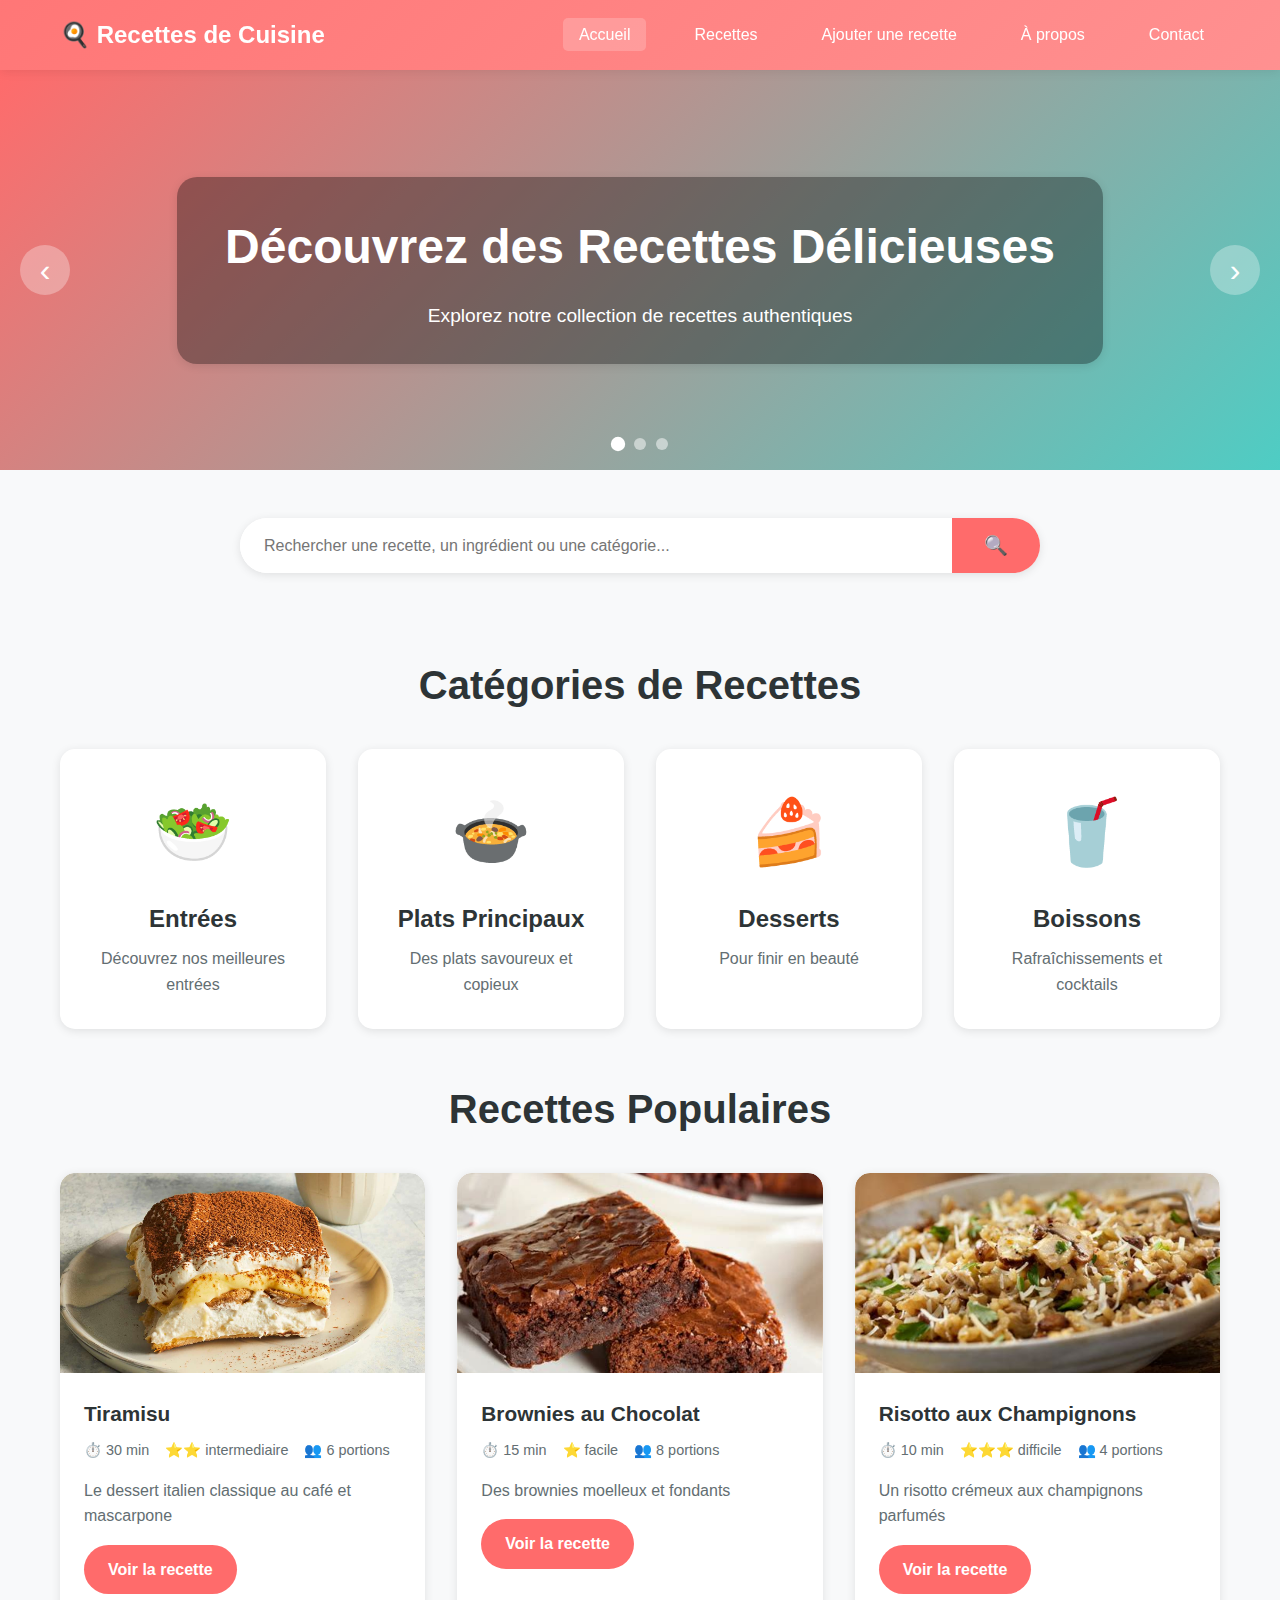
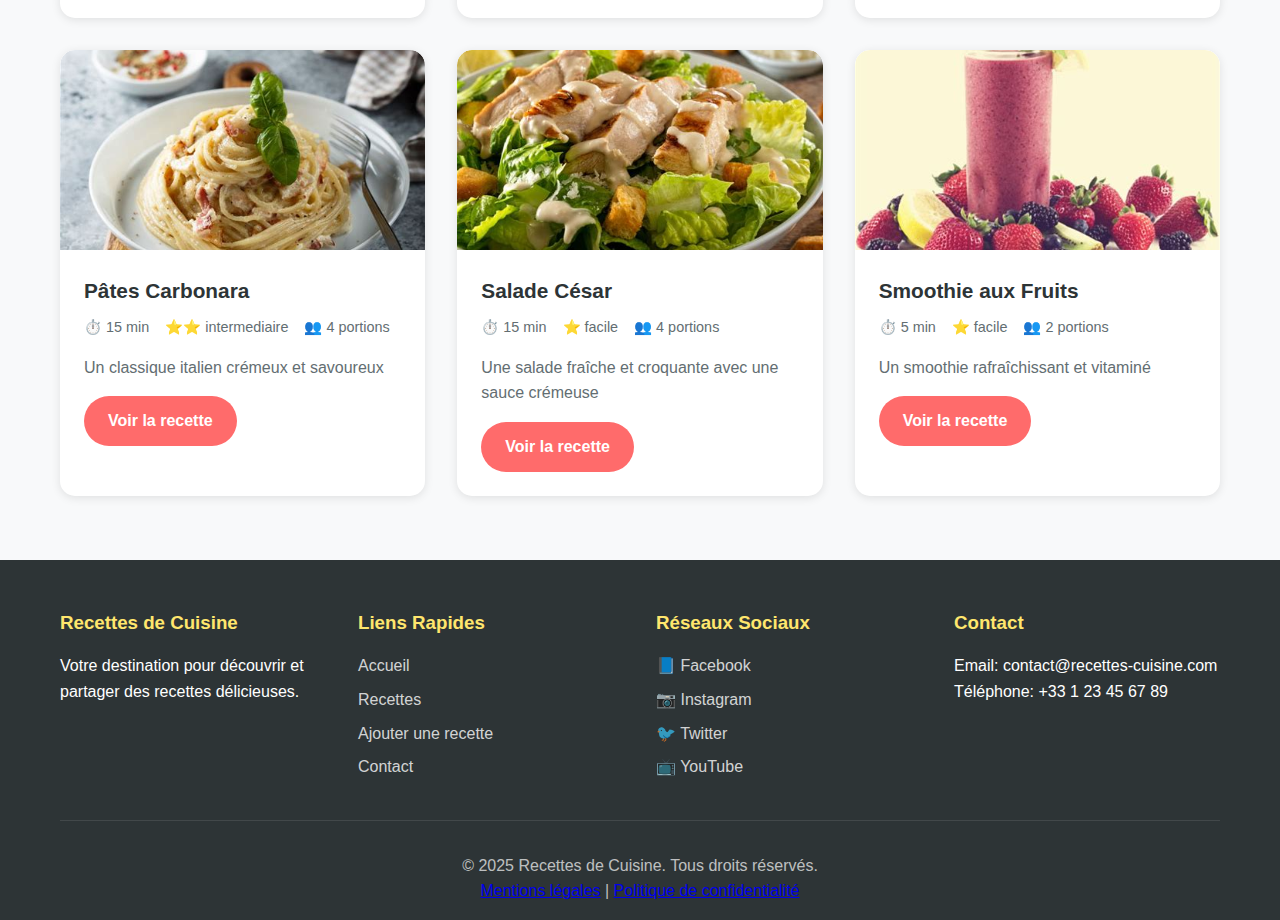
<file: index.html>
<!DOCTYPE html>
<html lang="fr">
<head>
    <meta charset="UTF-8">
    <meta name="viewport" content="width=device-width, initial-scale=1.0">
    <title>Recettes de Cuisine - Accueil</title>
    <link rel="stylesheet" href="styles/main.css">
</head>
<body>
    <!-- Header -->
    <header class="header">
        <div class="container">
            <div class="logo">
                <h1>🍳 Recettes de Cuisine</h1>
            </div>
            <nav class="nav">
                <ul class="nav-list">
                    <li><a href="index.html" class="active">Accueil</a></li>
                    <li><a href="recettes.html">Recettes</a></li>
                    <li><a href="ajouter-recette.html">Ajouter une recette</a></li>
                    <li><a href="a-propos.html">À propos</a></li>
                    <li><a href="contact.html">Contact</a></li>
                </ul>
            </nav>
            <button class="mobile-menu-toggle" aria-label="Menu mobile">
                <span></span>
                <span></span>
                <span></span>
            </button>
        </div>
    </header>

    <!-- Hero Section avec Slider -->
    <section class="hero">
        <div class="slider-container">
            <div class="slider">
                <div class="slide active">
                    <div class="slide-content">
                        <h2>Découvrez des Recettes Délicieuses</h2>
                        <p>Explorez notre collection de recettes authentiques</p>
                    </div>
                </div>
                <div class="slide">
                    <div class="slide-content">
                        <h2>Recettes de Saison</h2>
                        <p>Les meilleures recettes pour chaque saison</p>
                    </div>
                </div>
                <div class="slide">
                    <div class="slide-content">
                        <h2>Partagez Vos Recettes</h2>
                        <p>Ajoutez vos propres créations culinaires</p>
                    </div>
                </div>
            </div>
            <button class="slider-btn prev" aria-label="Précédent">‹</button>
            <button class="slider-btn next" aria-label="Suivant">›</button>
            <div class="slider-dots">
                <span class="dot active" data-slide="0"></span>
                <span class="dot" data-slide="1"></span>
                <span class="dot" data-slide="2"></span>
            </div>
        </div>
    </section>

    <!-- Moteur de Recherche -->
    <section class="search-section">
        <div class="container">
            <div class="search-box">
                <input type="text" id="searchInput" placeholder="Rechercher une recette, un ingrédient ou une catégorie..." class="search-input">
                <button class="search-btn" aria-label="Rechercher">🔍</button>
            </div>
            <div id="searchResults" class="search-results"></div>
        </div>
    </section>

    <!-- Catégories de Recettes -->
    <section class="categories">
        <div class="container">
            <h2 class="section-title">Catégories de Recettes</h2>
            <div class="categories-grid">
                <div class="category-card" data-category="entree">
                    <div class="category-icon">🥗</div>
                    <h3>Entrées</h3>
                    <p>Découvrez nos meilleures entrées</p>
                </div>
                <div class="category-card" data-category="plat">
                    <div class="category-icon">🍲</div>
                    <h3>Plats Principaux</h3>
                    <p>Des plats savoureux et copieux</p>
                </div>
                <div class="category-card" data-category="dessert">
                    <div class="category-icon">🍰</div>
                    <h3>Desserts</h3>
                    <p>Pour finir en beauté</p>
                </div>
                <div class="category-card" data-category="boisson">
                    <div class="category-icon">🥤</div>
                    <h3>Boissons</h3>
                    <p>Rafraîchissements et cocktails</p>
                </div>
            </div>
        </div>
    </section>

    <!-- Recettes Populaires -->
    <section class="popular-recipes">
        <div class="container">
            <h2 class="section-title">Recettes Populaires</h2>
            <div id="popularRecipes" class="recipes-grid">
                <!-- Les recettes seront chargées dynamiquement -->
            </div>
        </div>
    </section>

    <!-- Footer -->
    <footer class="footer">
        <div class="container">
            <div class="footer-content">
                <div class="footer-section">
                    <h3>Recettes de Cuisine</h3>
                    <p>Votre destination pour découvrir et partager des recettes délicieuses.</p>
                </div>
                <div class="footer-section">
                    <h3>Liens Rapides</h3>
                    <ul>
                        <li><a href="index.html">Accueil</a></li>
                        <li><a href="recettes.html">Recettes</a></li>
                        <li><a href="ajouter-recette.html">Ajouter une recette</a></li>
                        <li><a href="contact.html">Contact</a></li>
                    </ul>
                </div>
                <div class="footer-section">
                    <h3>Réseaux Sociaux</h3>
                    <div class="social-links">
                        <a href="#" aria-label="Facebook">📘 Facebook</a>
                        <a href="#" aria-label="Instagram">📷 Instagram</a>
                        <a href="#" aria-label="Twitter">🐦 Twitter</a>
                        <a href="#" aria-label="YouTube">📺 YouTube</a>
                    </div>
                </div>
                <div class="footer-section">
                    <h3>Contact</h3>
                    <p>Email: contact@recettes-cuisine.com</p>
                    <p>Téléphone: +33 1 23 45 67 89</p>
                </div>
            </div>
            <div class="footer-bottom">
                <p>&copy; 2025 Recettes de Cuisine. Tous droits réservés.</p>
                <p><a href="#">Mentions légales</a> | <a href="#">Politique de confidentialité</a></p>
            </div>
        </div>
    </footer>

    <script src="scripts/main.js"></script>
    <script src="scripts/search.js"></script>
</body>
</html>
</file>
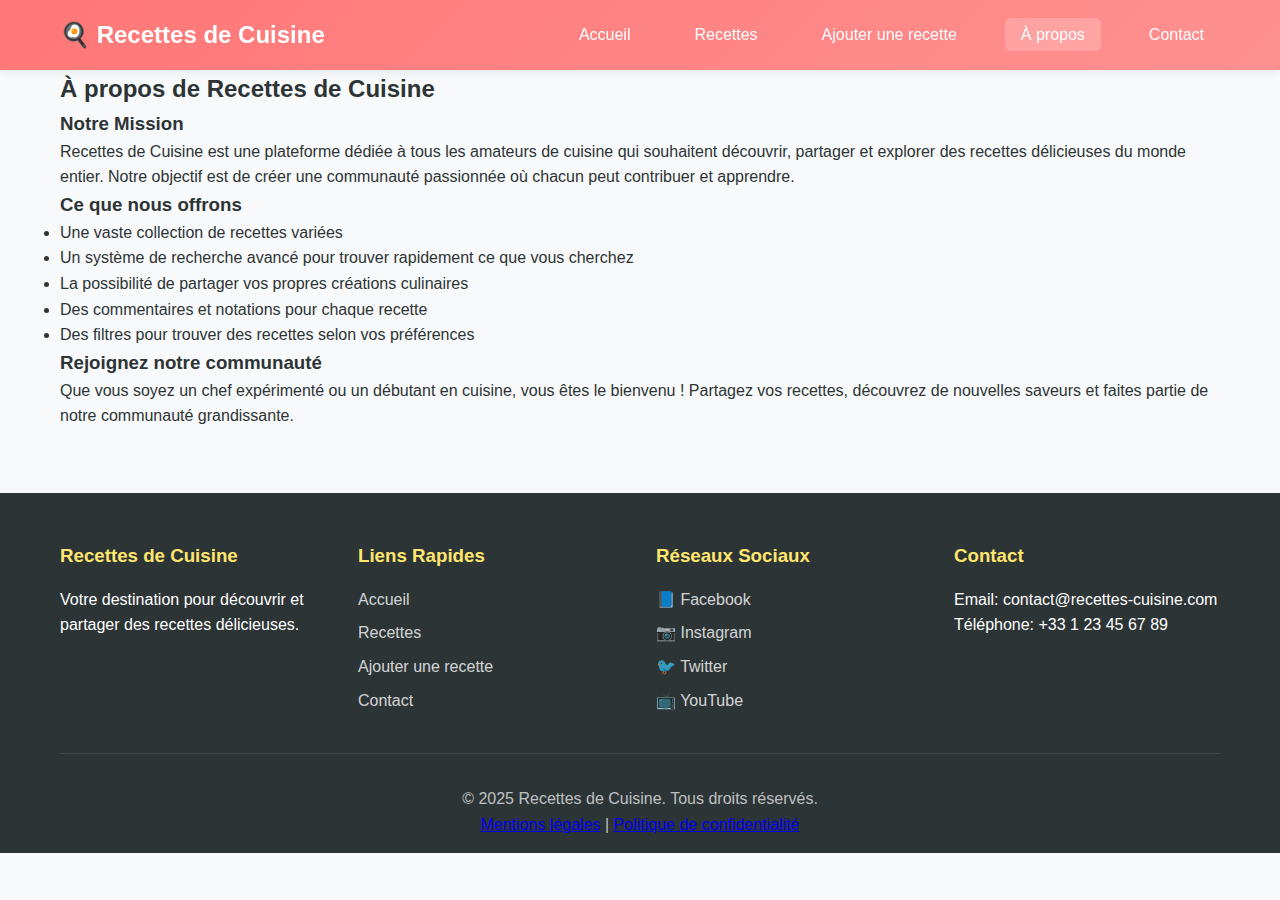
<file: a-propos.html>
<!DOCTYPE html>
<html lang="fr">
<head>
    <meta charset="UTF-8">
    <meta name="viewport" content="width=device-width, initial-scale=1.0">
    <title>Recettes de Cuisine - À propos</title>
    <link rel="stylesheet" href="styles/main.css">
</head>
<body>
    <!-- Header -->
    <header class="header">
        <div class="container">
            <div class="logo">
                <h1>🍳 Recettes de Cuisine</h1>
            </div>
            <nav class="nav">
                <ul class="nav-list">
                    <li><a href="index.html">Accueil</a></li>
                    <li><a href="recettes.html">Recettes</a></li>
                    <li><a href="ajouter-recette.html">Ajouter une recette</a></li>
                    <li><a href="a-propos.html" class="active">À propos</a></li>
                    <li><a href="contact.html">Contact</a></li>
                </ul>
            </nav>
            <button class="mobile-menu-toggle" aria-label="Menu mobile">
                <span></span>
                <span></span>
                <span></span>
            </button>
        </div>
    </header>

    <!-- Page À propos -->
    <main class="about-page">
        <div class="container">
            <h2 class="page-title">À propos de Recettes de Cuisine</h2>
            
            <div class="about-content">
                <section class="about-section">
                    <h3>Notre Mission</h3>
                    <p>Recettes de Cuisine est une plateforme dédiée à tous les amateurs de cuisine qui souhaitent découvrir, partager et explorer des recettes délicieuses du monde entier. Notre objectif est de créer une communauté passionnée où chacun peut contribuer et apprendre.</p>
                </section>

                <section class="about-section">
                    <h3>Ce que nous offrons</h3>
                    <ul>
                        <li>Une vaste collection de recettes variées</li>
                        <li>Un système de recherche avancé pour trouver rapidement ce que vous cherchez</li>
                        <li>La possibilité de partager vos propres créations culinaires</li>
                        <li>Des commentaires et notations pour chaque recette</li>
                        <li>Des filtres pour trouver des recettes selon vos préférences</li>
                    </ul>
                </section>

                <section class="about-section">
                    <h3>Rejoignez notre communauté</h3>
                    <p>Que vous soyez un chef expérimenté ou un débutant en cuisine, vous êtes le bienvenu ! Partagez vos recettes, découvrez de nouvelles saveurs et faites partie de notre communauté grandissante.</p>
                </section>
            </div>
        </div>
    </main>

    <!-- Footer -->
    <footer class="footer">
        <div class="container">
            <div class="footer-content">
                <div class="footer-section">
                    <h3>Recettes de Cuisine</h3>
                    <p>Votre destination pour découvrir et partager des recettes délicieuses.</p>
                </div>
                <div class="footer-section">
                    <h3>Liens Rapides</h3>
                    <ul>
                        <li><a href="index.html">Accueil</a></li>
                        <li><a href="recettes.html">Recettes</a></li>
                        <li><a href="ajouter-recette.html">Ajouter une recette</a></li>
                        <li><a href="contact.html">Contact</a></li>
                    </ul>
                </div>
                <div class="footer-section">
                    <h3>Réseaux Sociaux</h3>
                    <div class="social-links">
                        <a href="#" aria-label="Facebook">📘 Facebook</a>
                        <a href="#" aria-label="Instagram">📷 Instagram</a>
                        <a href="#" aria-label="Twitter">🐦 Twitter</a>
                        <a href="#" aria-label="YouTube">📺 YouTube</a>
                    </div>
                </div>
                <div class="footer-section">
                    <h3>Contact</h3>
                    <p>Email: contact@recettes-cuisine.com</p>
                    <p>Téléphone: +33 1 23 45 67 89</p>
                </div>
            </div>
            <div class="footer-bottom">
                <p>&copy; 2025 Recettes de Cuisine. Tous droits réservés.</p>
                <p><a href="#">Mentions légales</a> | <a href="#">Politique de confidentialité</a></p>
            </div>
        </div>
    </footer>

    <script src="scripts/main.js"></script>
</body>
</html>
</file>
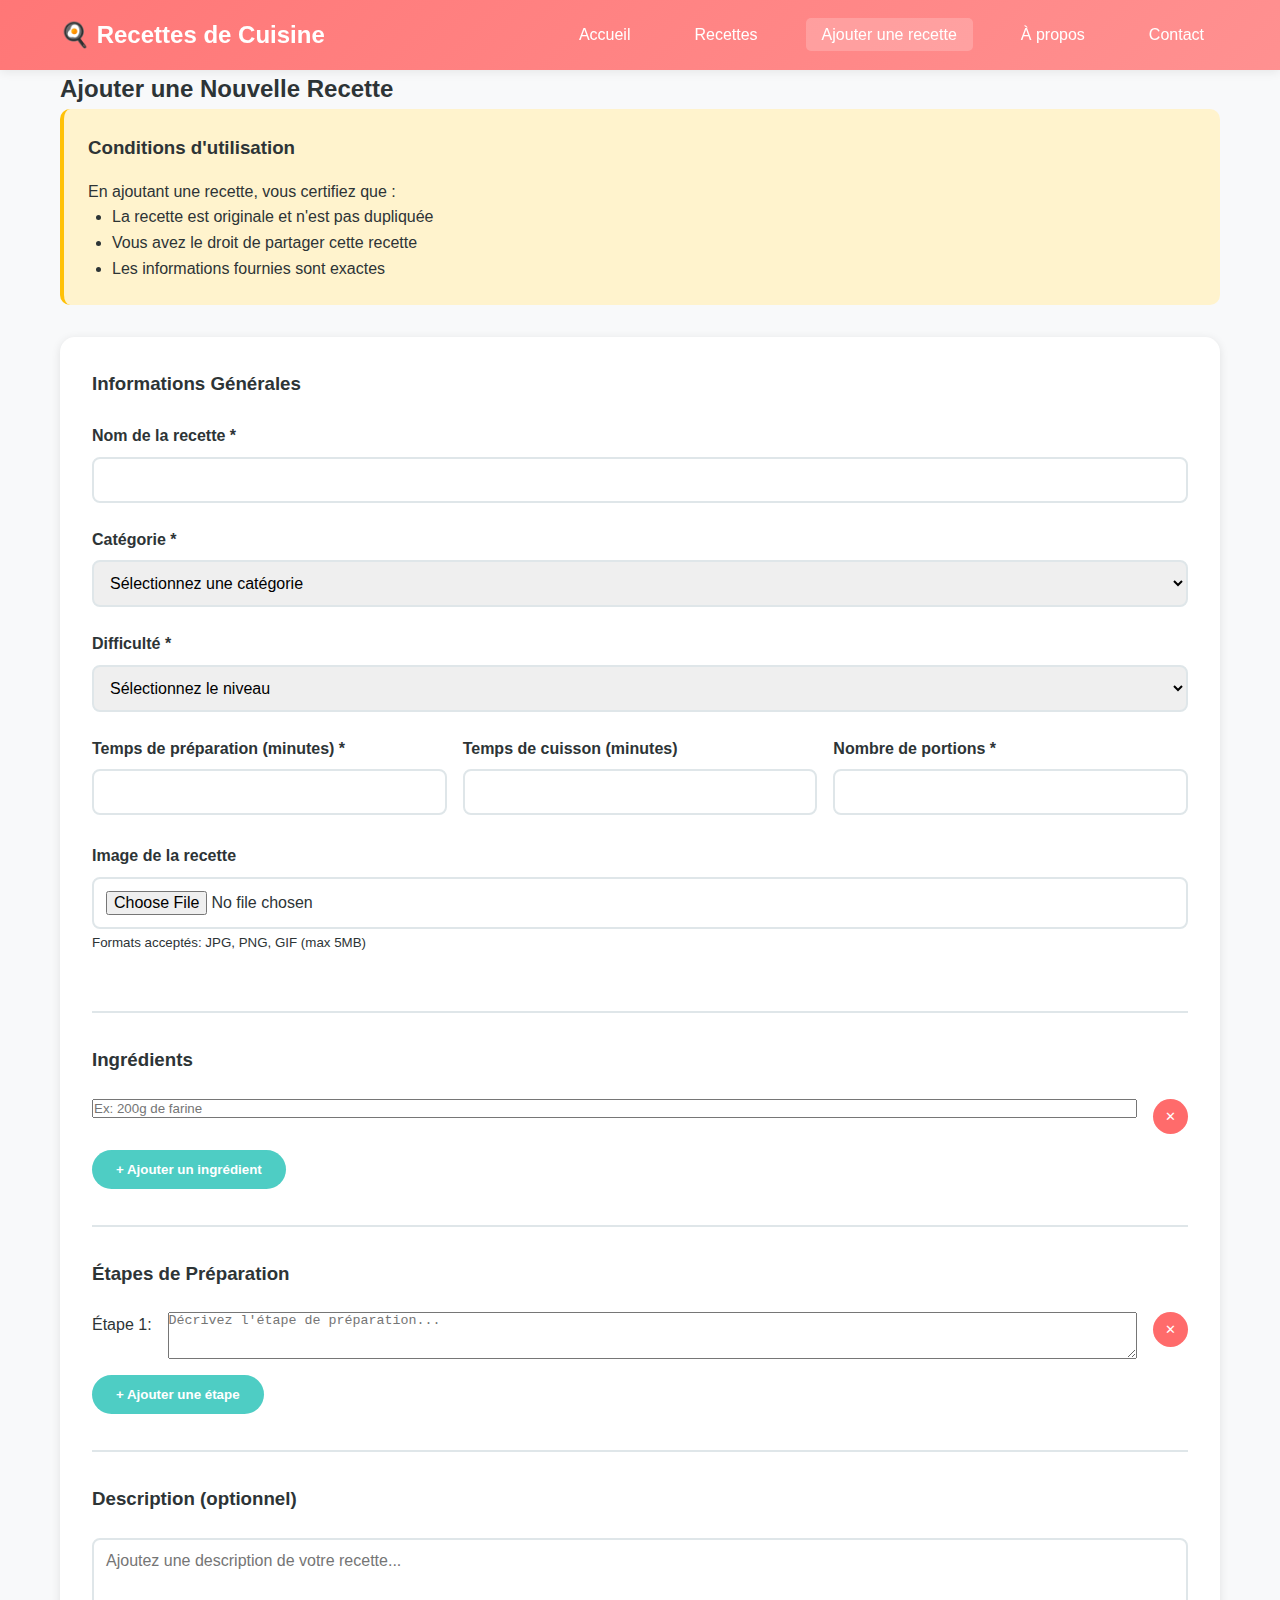
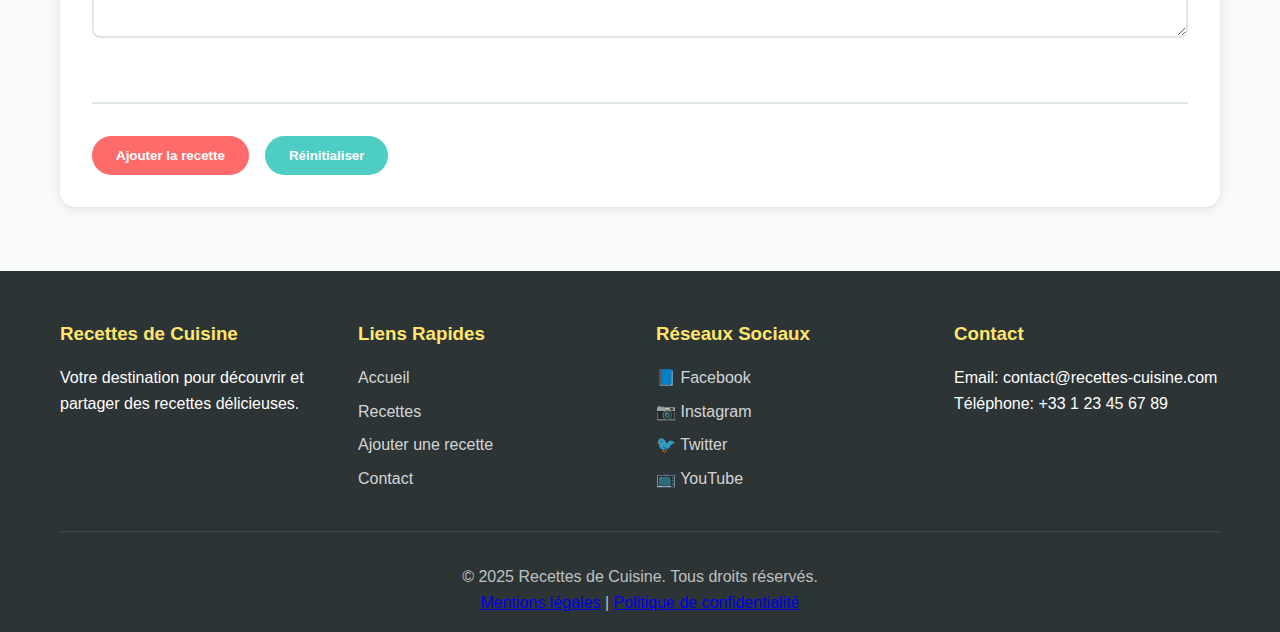
<file: ajouter-recette.html>
<!DOCTYPE html>
<html lang="fr">
<head>
    <meta charset="UTF-8">
    <meta name="viewport" content="width=device-width, initial-scale=1.0">
    <title>Recettes de Cuisine - Ajouter une Recette</title>
    <link rel="stylesheet" href="styles/main.css">
</head>
<body>
    <!-- Header -->
    <header class="header">
        <div class="container">
            <div class="logo">
                <h1>🍳 Recettes de Cuisine</h1>
            </div>
            <nav class="nav">
                <ul class="nav-list">
                    <li><a href="index.html">Accueil</a></li>
                    <li><a href="recettes.html">Recettes</a></li>
                    <li><a href="ajouter-recette.html" class="active">Ajouter une recette</a></li>
                    <li><a href="a-propos.html">À propos</a></li>
                    <li><a href="contact.html">Contact</a></li>
                </ul>
            </nav>
            <button class="mobile-menu-toggle" aria-label="Menu mobile">
                <span></span>
                <span></span>
                <span></span>
            </button>
        </div>
    </header>

    <!-- Formulaire d'Ajout de Recette -->
    <main class="add-recipe-page">
        <div class="container">
            <h2 class="page-title">Ajouter une Nouvelle Recette</h2>
            
            <div class="terms-notice">
                <h3>Conditions d'utilisation</h3>
                <p>En ajoutant une recette, vous certifiez que :</p>
                <ul>
                    <li>La recette est originale et n'est pas dupliquée</li>
                    <li>Vous avez le droit de partager cette recette</li>
                    <li>Les informations fournies sont exactes</li>
                </ul>
            </div>

            <form id="addRecipeForm" class="recipe-form">
                <div class="form-section">
                    <h3>Informations Générales</h3>
                    
                    <div class="form-group">
                        <label for="recipeName">Nom de la recette *</label>
                        <input type="text" id="recipeName" required>
                        <span class="error-message"></span>
                    </div>

                    <div class="form-group">
                        <label for="recipeCategory">Catégorie *</label>
                        <select id="recipeCategory" required>
                            <option value="">Sélectionnez une catégorie</option>
                            <option value="entree">Entrée</option>
                            <option value="plat">Plat Principal</option>
                            <option value="dessert">Dessert</option>
                            <option value="boisson">Boisson</option>
                        </select>
                        <span class="error-message"></span>
                    </div>

                    <div class="form-group">
                        <label for="recipeDifficulty">Difficulté *</label>
                        <select id="recipeDifficulty" required>
                            <option value="">Sélectionnez le niveau</option>
                            <option value="facile">Facile</option>
                            <option value="intermediaire">Intermédiaire</option>
                            <option value="difficile">Difficile</option>
                        </select>
                        <span class="error-message"></span>
                    </div>

                    <div class="form-row">
                        <div class="form-group">
                            <label for="prepTime">Temps de préparation (minutes) *</label>
                            <input type="number" id="prepTime" min="1" required>
                            <span class="error-message"></span>
                        </div>

                        <div class="form-group">
                            <label for="cookTime">Temps de cuisson (minutes)</label>
                            <input type="number" id="cookTime" min="0">
                        </div>

                        <div class="form-group">
                            <label for="servings">Nombre de portions *</label>
                            <input type="number" id="servings" min="1" required>
                            <span class="error-message"></span>
                        </div>
                    </div>

                    <div class="form-group">
                        <label for="recipeImage">Image de la recette</label>
                        <input type="file" id="recipeImage" accept="image/*">
                        <small>Formats acceptés: JPG, PNG, GIF (max 5MB)</small>
                    </div>
                </div>

                <div class="form-section">
                    <h3>Ingrédients</h3>
                    <div id="ingredientsList" class="ingredients-list">
                        <div class="ingredient-item">
                            <input type="text" class="ingredient-input" placeholder="Ex: 200g de farine">
                            <button type="button" class="btn-remove-ingredient">✕</button>
                        </div>
                    </div>
                    <button type="button" id="addIngredient" class="btn-secondary">+ Ajouter un ingrédient</button>
                    <span class="error-message" id="ingredientsError"></span>
                </div>

                <div class="form-section">
                    <h3>Étapes de Préparation</h3>
                    <div id="stepsList" class="steps-list">
                        <div class="step-item">
                            <label>Étape 1:</label>
                            <textarea class="step-input" rows="3" placeholder="Décrivez l'étape de préparation..."></textarea>
                            <button type="button" class="btn-remove-step">✕</button>
                        </div>
                    </div>
                    <button type="button" id="addStep" class="btn-secondary">+ Ajouter une étape</button>
                    <span class="error-message" id="stepsError"></span>
                </div>

                <div class="form-section">
                    <h3>Description (optionnel)</h3>
                    <div class="form-group">
                        <textarea id="recipeDescription" rows="4" placeholder="Ajoutez une description de votre recette..."></textarea>
                    </div>
                </div>

                <div class="form-actions">
                    <button type="submit" class="btn-primary">Ajouter la recette</button>
                    <button type="reset" class="btn-secondary">Réinitialiser</button>
                </div>
            </form>

            <div id="successMessage" class="success-message" style="display: none;">
                <h3>✅ Votre recette a été ajoutée avec succès !</h3>
                <p>Merci d'avoir partagé votre recette avec notre communauté.</p>
                <a href="recettes.html" class="btn-primary">Voir toutes les recettes</a>
            </div>
        </div>
    </main>

    <!-- Footer -->
    <footer class="footer">
        <div class="container">
            <div class="footer-content">
                <div class="footer-section">
                    <h3>Recettes de Cuisine</h3>
                    <p>Votre destination pour découvrir et partager des recettes délicieuses.</p>
                </div>
                <div class="footer-section">
                    <h3>Liens Rapides</h3>
                    <ul>
                        <li><a href="index.html">Accueil</a></li>
                        <li><a href="recettes.html">Recettes</a></li>
                        <li><a href="ajouter-recette.html">Ajouter une recette</a></li>
                        <li><a href="contact.html">Contact</a></li>
                    </ul>
                </div>
                <div class="footer-section">
                    <h3>Réseaux Sociaux</h3>
                    <div class="social-links">
                        <a href="#" aria-label="Facebook">📘 Facebook</a>
                        <a href="#" aria-label="Instagram">📷 Instagram</a>
                        <a href="#" aria-label="Twitter">🐦 Twitter</a>
                        <a href="#" aria-label="YouTube">📺 YouTube</a>
                    </div>
                </div>
                <div class="footer-section">
                    <h3>Contact</h3>
                    <p>Email: contact@recettes-cuisine.com</p>
                    <p>Téléphone: +33 1 23 45 67 89</p>
                </div>
            </div>
            <div class="footer-bottom">
                <p>&copy; 2025 Recettes de Cuisine. Tous droits réservés.</p>
                <p><a href="#">Mentions légales</a> | <a href="#">Politique de confidentialité</a></p>
            </div>
        </div>
    </footer>

    <script src="scripts/main.js"></script>
    <script src="scripts/validation.js"></script>
</body>
</html>
</file>
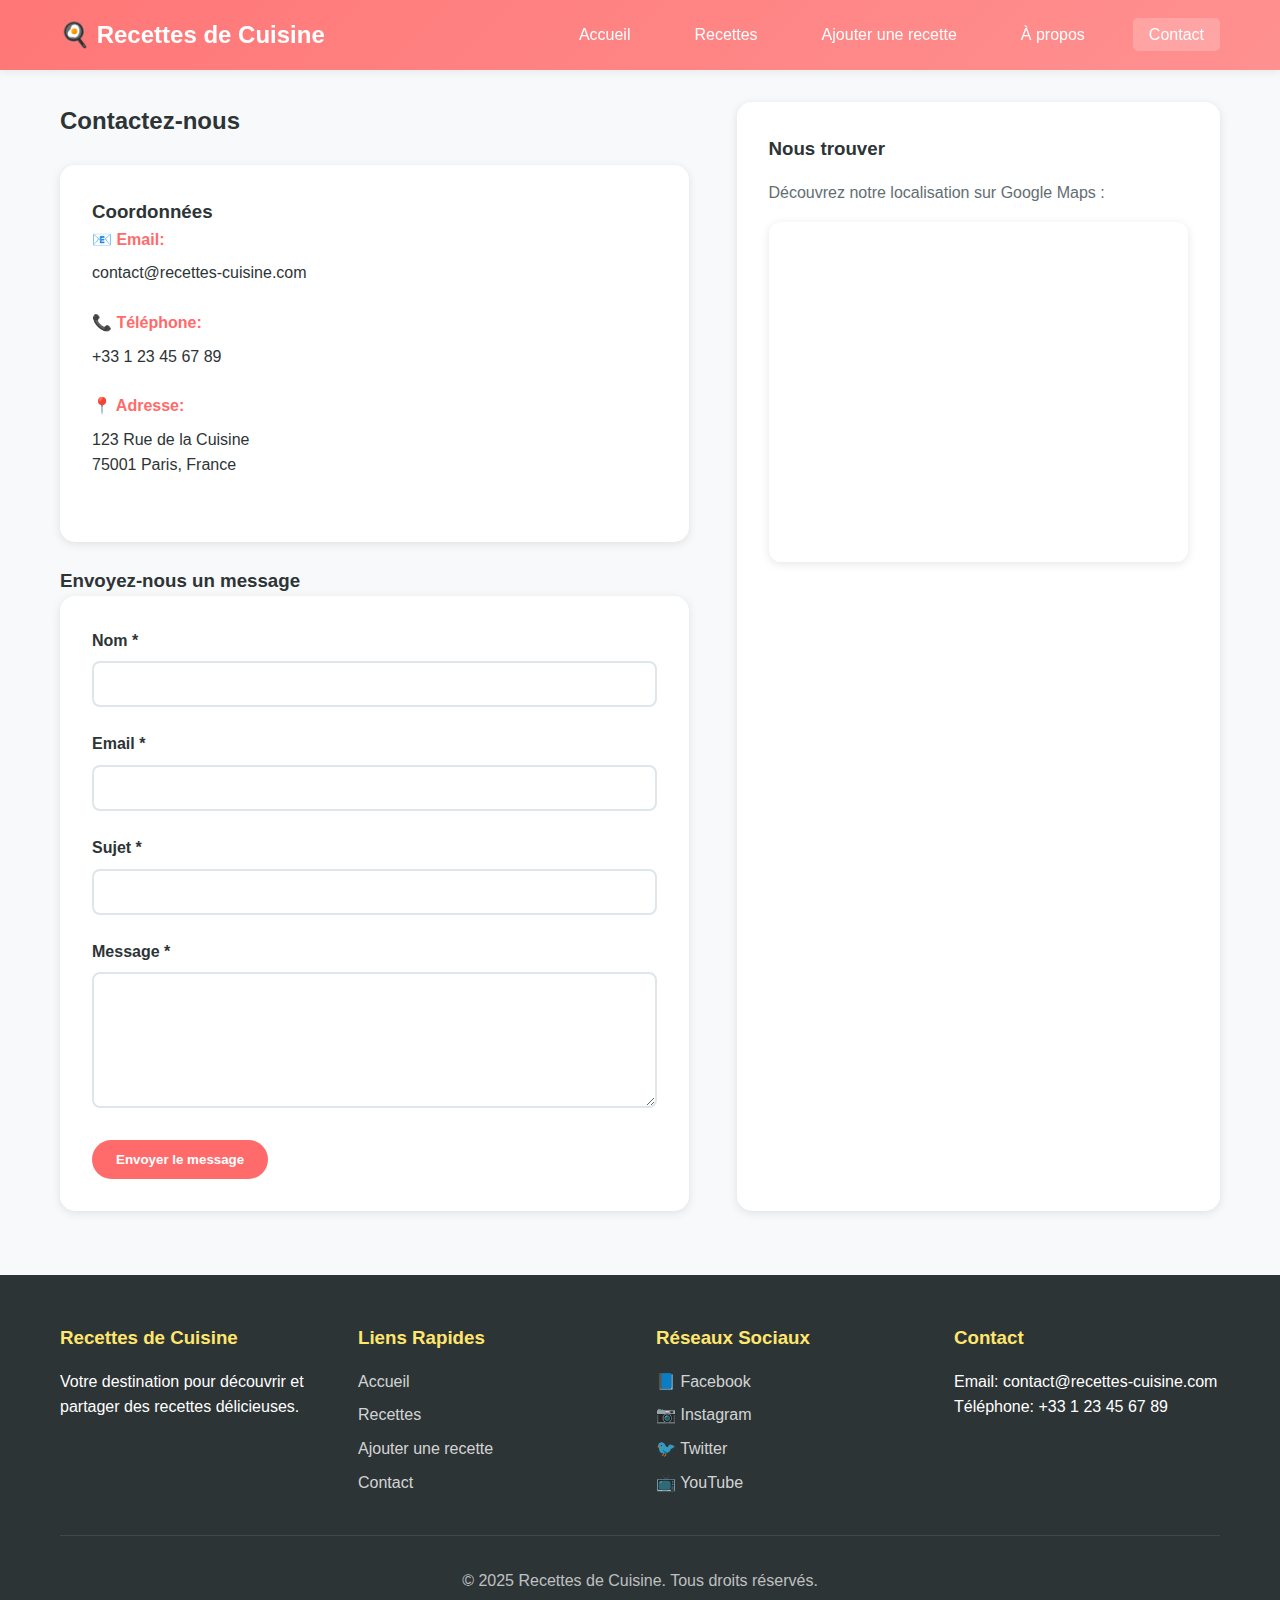
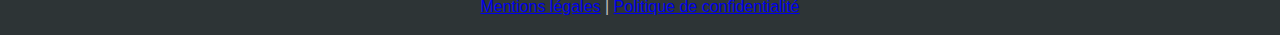
<file: contact.html>
<!DOCTYPE html>
<html lang="fr">
<head>
    <meta charset="UTF-8">
    <meta name="viewport" content="width=device-width, initial-scale=1.0">
    <title>Recettes de Cuisine - Contact</title>
    <link rel="stylesheet" href="styles/main.css">
</head>
<body>
    <!-- Header -->
    <header class="header">
        <div class="container">
            <div class="logo">
                <h1>🍳 Recettes de Cuisine</h1>
            </div>
            <nav class="nav">
                <ul class="nav-list">
                    <li><a href="index.html">Accueil</a></li>
                    <li><a href="recettes.html">Recettes</a></li>
                    <li><a href="ajouter-recette.html">Ajouter une recette</a></li>
                    <li><a href="a-propos.html">À propos</a></li>
                    <li><a href="contact.html" class="active">Contact</a></li>
                </ul>
            </nav>
            <button class="mobile-menu-toggle" aria-label="Menu mobile">
                <span></span>
                <span></span>
                <span></span>
            </button>
        </div>
    </header>

    <!-- Page Contact -->
    <main class="contact-page">
        <div class="container">
            <div class="contact-content">
                <!-- Colonne gauche : titre + coordonnées + formulaire -->
                <div class="contact-left">
                    <h2 class="page-title">Contactez-nous</h2>

                    <div class="contact-info">
                        <h3>Coordonnées</h3>
                        <div class="contact-details">
                            <div class="contact-item">
                                <strong>📧 Email:</strong>
                                <p>contact@recettes-cuisine.com</p>
                            </div>
                            <div class="contact-item">
                                <strong>📞 Téléphone:</strong>
                                <p>+33 1 23 45 67 89</p>
                            </div>
                            <div class="contact-item">
                                <strong>📍 Adresse:</strong>
                                <p>123 Rue de la Cuisine<br>75001 Paris, France</p>
                            </div>
                        </div>
                    </div>

                    <div class="contact-form-container">
                        <h3>Envoyez-nous un message</h3>
                        <form id="contactForm" class="contact-form">
                            <div class="form-group">
                                <label for="contactName">Nom *</label>
                                <input type="text" id="contactName" required>
                                <span class="error-message"></span>
                            </div>

                            <div class="form-group">
                                <label for="contactEmail">Email *</label>
                                <input type="email" id="contactEmail" required>
                                <span class="error-message"></span>
                            </div>

                            <div class="form-group">
                                <label for="contactSubject">Sujet *</label>
                                <input type="text" id="contactSubject" required>
                                <span class="error-message"></span>
                            </div>

                            <div class="form-group">
                                <label for="contactMessage">Message *</label>
                                <textarea id="contactMessage" rows="6" required></textarea>
                                <span class="error-message"></span>
                            </div>

                            <button type="submit" class="btn-primary">Envoyer le message</button>
                        </form>

                        <div id="contactSuccessMessage" class="success-message" style="display: none;">
                            <h3>✅ Message envoyé avec succès !</h3>
                            <p>Nous vous répondrons dans les plus brefs délais.</p>
                        </div>
                    </div>
                </div>

                <!-- Colonne droite : carte -->
                <div class="contact-map">
                    <h3>Nous trouver</h3>
                    <div class="contact-map-card">
                        <p>Découvrez notre localisation sur Google Maps&nbsp;:</p>
                        <iframe
                            class="map-embed"
                            src="https://www.google.com/maps?q=123%20Rue%20de%20la%20Cuisine%2075001%20Paris%20France&output=embed"
                            allowfullscreen=""
                            loading="lazy"
                            referrerpolicy="no-referrer-when-downgrade"
                            title="Localisation Recettes de Cuisine"
                        ></iframe>
                    </div>
                </div>
            </div>
        </div>
    </main>

    <!-- Footer -->
    <footer class="footer">
        <div class="container">
            <div class="footer-content">
                <div class="footer-section">
                    <h3>Recettes de Cuisine</h3>
                    <p>Votre destination pour découvrir et partager des recettes délicieuses.</p>
                </div>
                <div class="footer-section">
                    <h3>Liens Rapides</h3>
                    <ul>
                        <li><a href="index.html">Accueil</a></li>
                        <li><a href="recettes.html">Recettes</a></li>
                        <li><a href="ajouter-recette.html">Ajouter une recette</a></li>
                        <li><a href="contact.html">Contact</a></li>
                    </ul>
                </div>
                <div class="footer-section">
                    <h3>Réseaux Sociaux</h3>
                    <div class="social-links">
                        <a href="#" aria-label="Facebook">📘 Facebook</a>
                        <a href="#" aria-label="Instagram">📷 Instagram</a>
                        <a href="#" aria-label="Twitter">🐦 Twitter</a>
                        <a href="#" aria-label="YouTube">📺 YouTube</a>
                    </div>
                </div>
                <div class="footer-section">
                    <h3>Contact</h3>
                    <p>Email: contact@recettes-cuisine.com</p>
                    <p>Téléphone: +33 1 23 45 67 89</p>
                </div>
            </div>
            <div class="footer-bottom">
                <p>&copy; 2025 Recettes de Cuisine. Tous droits réservés.</p>
                <p><a href="#">Mentions légales</a> | <a href="#">Politique de confidentialité</a></p>
            </div>
        </div>
    </footer>

    <script src="scripts/main.js"></script>
    <script src="scripts/validation.js"></script>
</body>
</html>
</file>
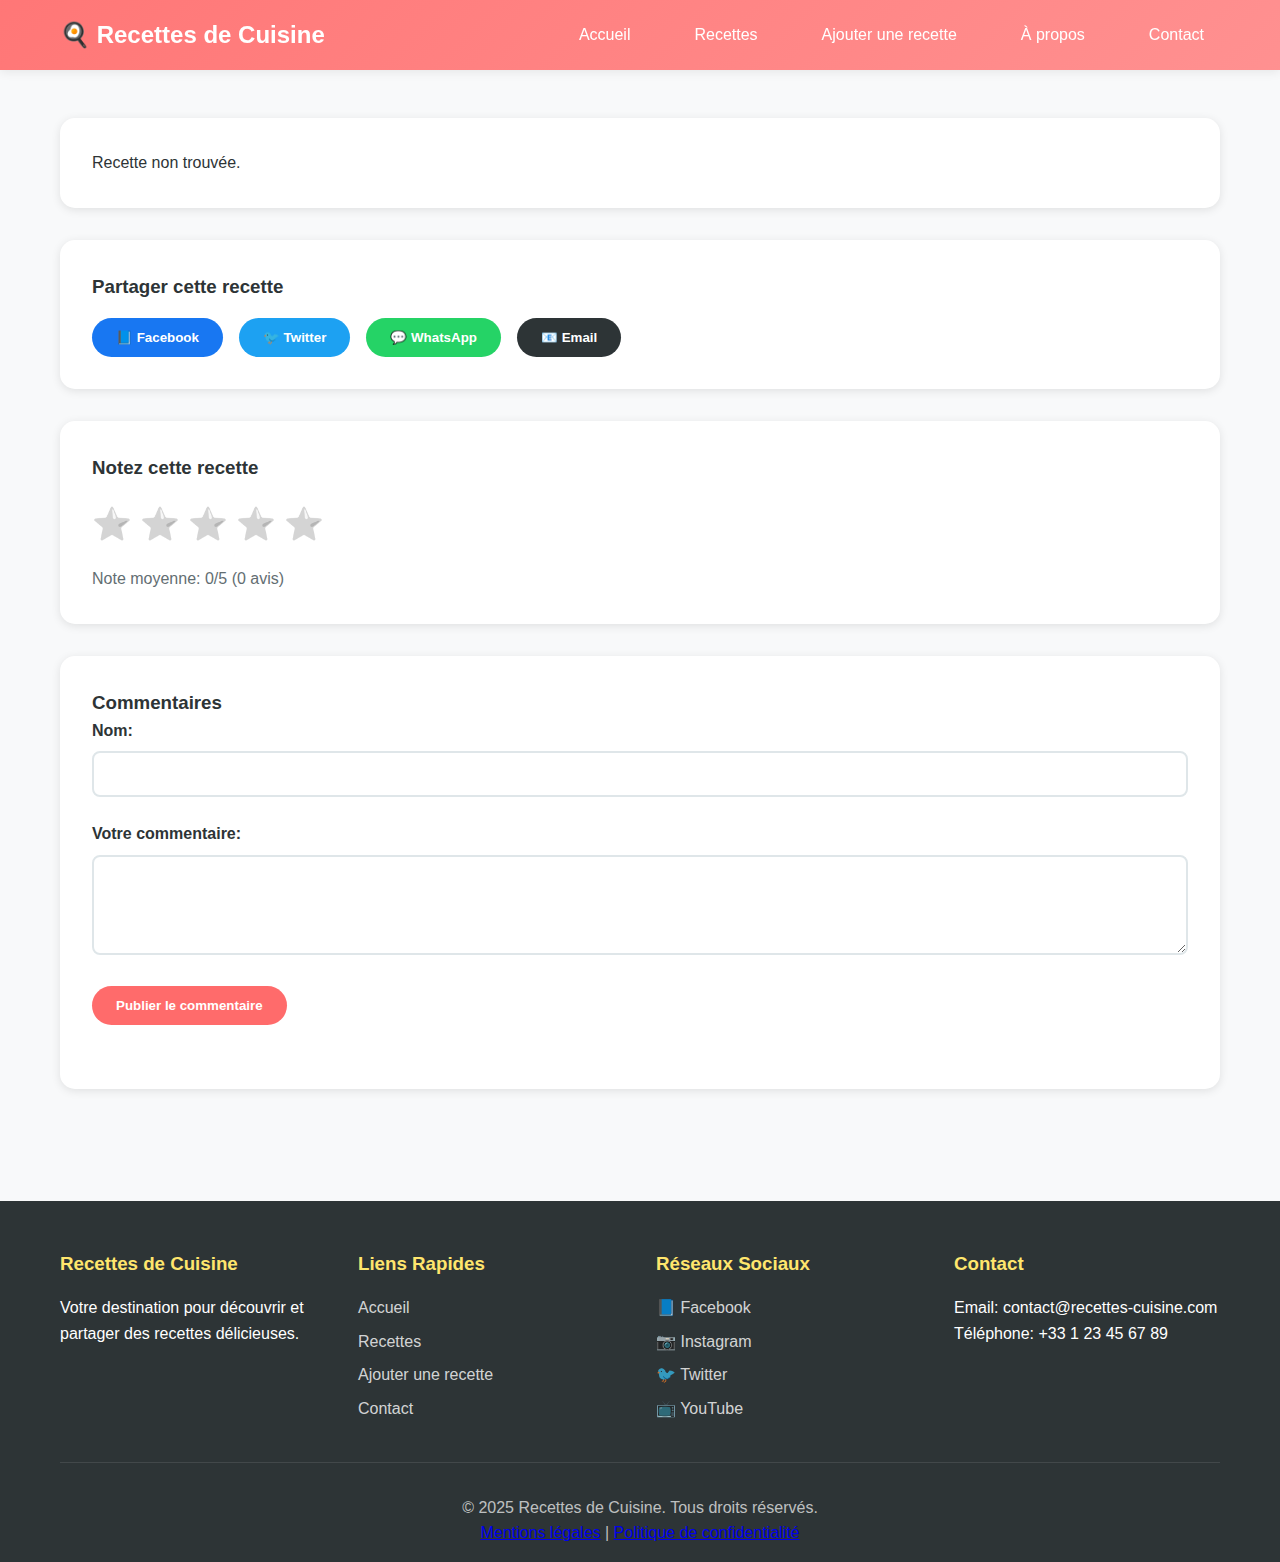
<file: detail-recette.html>
<!DOCTYPE html>
<html lang="fr">
<head>
    <meta charset="UTF-8">
    <meta name="viewport" content="width=device-width, initial-scale=1.0">
    <title>Recettes de Cuisine - Détail de la Recette</title>
    <link rel="stylesheet" href="styles/main.css">
</head>
<body>
    <header class="header">
        <div class="container">
            <div class="logo">
                <h1>🍳 Recettes de Cuisine</h1>
            </div>
            <nav class="nav">
                <ul class="nav-list">
                    <li><a href="index.html">Accueil</a></li>
                    <li><a href="recettes.html">Recettes</a></li>
                    <li><a href="ajouter-recette.html">Ajouter une recette</a></li>
                    <li><a href="a-propos.html">À propos</a></li>
                    <li><a href="contact.html">Contact</a></li>
                </ul>
            </nav>
            <button class="mobile-menu-toggle" aria-label="Menu mobile">
                <span></span>
                <span></span>
                <span></span>
            </button>
        </div>
    </header>

    <!-- Détail de la Recette -->
    <main class="recipe-detail">
        <div class="container">
            <div id="recipeDetail" class="recipe-detail-content">
                <!-- Le contenu sera chargé dynamiquement -->
            </div>

            <!-- Section Partage -->
            <section class="share-section">
                <h3>Partager cette recette</h3>
                <div class="share-buttons">
                    <button class="share-btn facebook" data-platform="facebook" aria-label="Partager sur Facebook">
                        📘 Facebook
                    </button>
                    <button class="share-btn twitter" data-platform="twitter" aria-label="Partager sur Twitter">
                        🐦 Twitter
                    </button>
                    <button class="share-btn whatsapp" data-platform="whatsapp" aria-label="Partager sur WhatsApp">
                        💬 WhatsApp
                    </button>
                    <button class="share-btn email" data-platform="email" aria-label="Partager par email">
                        📧 Email
                    </button>
                </div>
            </section>

            <!-- Section Notation -->
            <section class="rating-section">
                <h3>Notez cette recette</h3>
                <div class="star-rating">
                    <span class="star" data-rating="1">⭐</span>
                    <span class="star" data-rating="2">⭐</span>
                    <span class="star" data-rating="3">⭐</span>
                    <span class="star" data-rating="4">⭐</span>
                    <span class="star" data-rating="5">⭐</span>
                </div>
                <p class="rating-text">Note moyenne: <span id="averageRating">0</span>/5 (<span id="ratingCount">0</span> avis)</p>
            </section>

            <!-- Section Commentaires -->
            <section class="comments-section">
                <h3>Commentaires</h3>
                <form id="commentForm" class="comment-form">
                    <div class="form-group">
                        <label for="commentName">Nom:</label>
                        <input type="text" id="commentName" required>
                    </div>
                    <div class="form-group">
                        <label for="commentText">Votre commentaire:</label>
                        <textarea id="commentText" rows="4" required></textarea>
                    </div>
                    <button type="submit" class="btn-primary">Publier le commentaire</button>
                </form>
                <div id="commentsList" class="comments-list">
                    <!-- Les commentaires seront chargés dynamiquement -->
                </div>
            </section>
        </div>
    </main>

    <!-- Footer -->
    <footer class="footer">
        <div class="container">
            <div class="footer-content">
                <div class="footer-section">
                    <h3>Recettes de Cuisine</h3>
                    <p>Votre destination pour découvrir et partager des recettes délicieuses.</p>
                </div>
                <div class="footer-section">
                    <h3>Liens Rapides</h3>
                    <ul>
                        <li><a href="index.html">Accueil</a></li>
                        <li><a href="recettes.html">Recettes</a></li>
                        <li><a href="ajouter-recette.html">Ajouter une recette</a></li>
                        <li><a href="contact.html">Contact</a></li>
                    </ul>
                </div>
                <div class="footer-section">
                    <h3>Réseaux Sociaux</h3>
                    <div class="social-links">
                        <a href="#" aria-label="Facebook">📘 Facebook</a>
                        <a href="#" aria-label="Instagram">📷 Instagram</a>
                        <a href="#" aria-label="Twitter">🐦 Twitter</a>
                        <a href="#" aria-label="YouTube">📺 YouTube</a>
                    </div>
                </div>
                <div class="footer-section">
                    <h3>Contact</h3>
                    <p>Email: contact@recettes-cuisine.com</p>
                    <p>Téléphone: +33 1 23 45 67 89</p>
                </div>
            </div>
            <div class="footer-bottom">
                <p>&copy; 2025 Recettes de Cuisine. Tous droits réservés.</p>
                <p><a href="#">Mentions légales</a> | <a href="#">Politique de confidentialité</a></p>
            </div>
        </div>
    </footer>

    <script src="scripts/main.js"></script>
    <script src="scripts/comments.js"></script>
</body>
</html>
</file>
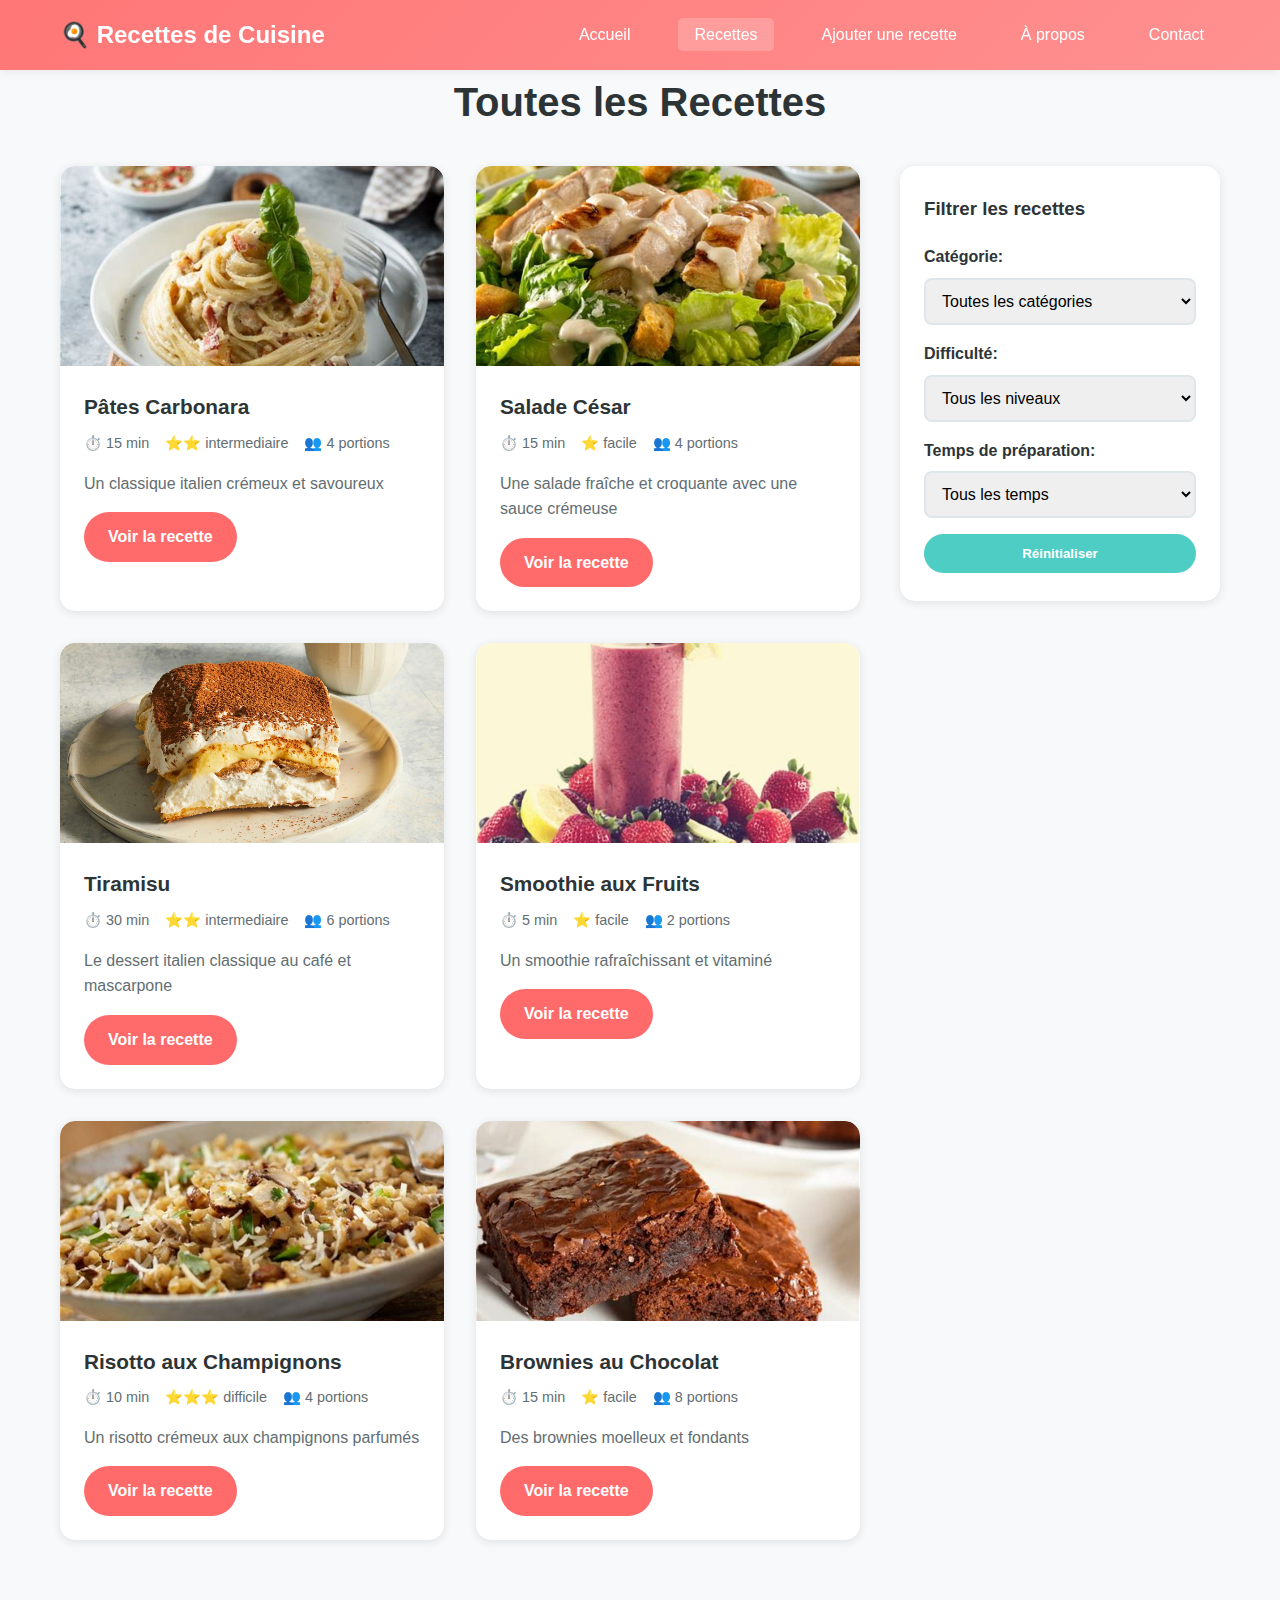
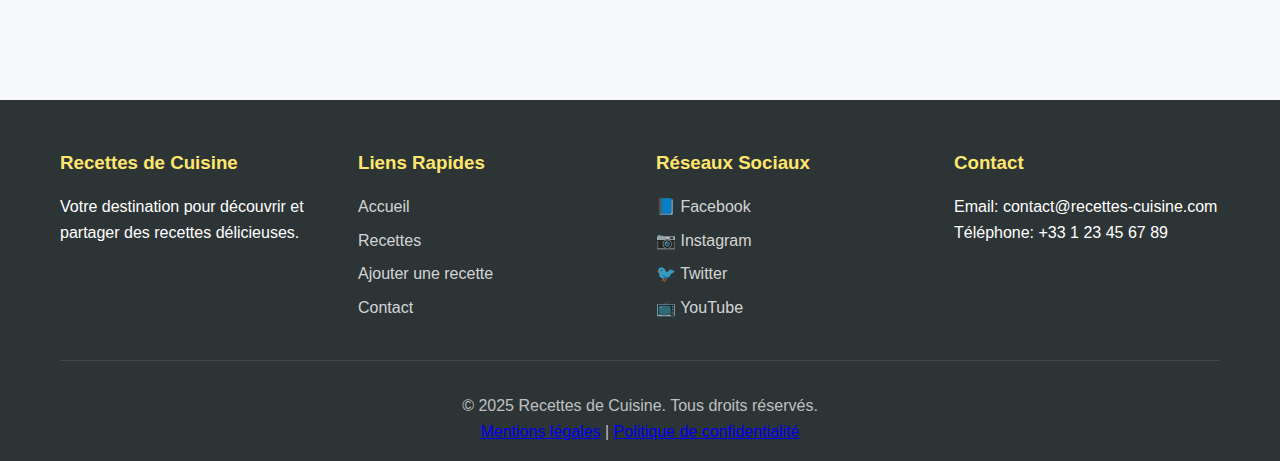
<file: recettes.html>
<!DOCTYPE html>
<html lang="fr">
<head>
    <meta charset="UTF-8">
    <meta name="viewport" content="width=device-width, initial-scale=1.0">
    <title>Recettes de Cuisine - Toutes les Recettes</title>
    <link rel="stylesheet" href="styles/main.css">
</head>
<body>
    <!-- Header -->
    <header class="header">
        <div class="container">
            <div class="logo">
                <h1>🍳 Recettes de Cuisine</h1>
            </div>
            <nav class="nav">
                <ul class="nav-list">
                    <li><a href="index.html">Accueil</a></li>
                    <li><a href="recettes.html" class="active">Recettes</a></li>
                    <li><a href="ajouter-recette.html">Ajouter une recette</a></li>
                    <li><a href="a-propos.html">À propos</a></li>
                    <li><a href="contact.html">Contact</a></li>
                </ul>
            </nav>
            <button class="mobile-menu-toggle" aria-label="Menu mobile">
                <span></span>
                <span></span>
                <span></span>
            </button>
        </div>
    </header>

    <!-- Liste des Recettes + Filtres (filtres à droite) -->
    <section class="recipes-section">
        <div class="container">
            <h2 class="section-title">Toutes les Recettes</h2>

            <div class="recipes-layout">
                <!-- Colonne principale : recettes -->
                <div class="recipes-main">
                    <div id="recipesContainer" class="recipes-grid">
                        <!-- Les recettes seront chargées dynamiquement -->
                    </div>
                    <div id="noResults" class="no-results" style="display: none;">
                        <p>Aucune recette ne correspond à vos critères.</p>
                    </div>
                </div>

                <!-- Colonne droite : filtres -->
                <aside class="recipes-filters">
                    <h3>Filtrer les recettes</h3>
                    <div class="filters">
                        <div class="filter-group">
                            <label for="categoryFilter">Catégorie:</label>
                            <select id="categoryFilter" class="filter-select">
                                <option value="all">Toutes les catégories</option>
                                <option value="entree">Entrées</option>
                                <option value="plat">Plats Principaux</option>
                                <option value="dessert">Desserts</option>
                                <option value="boisson">Boissons</option>
                            </select>
                        </div>
                        <div class="filter-group">
                            <label for="difficultyFilter">Difficulté:</label>
                            <select id="difficultyFilter" class="filter-select">
                                <option value="all">Tous les niveaux</option>
                                <option value="facile">Facile</option>
                                <option value="intermediaire">Intermédiaire</option>
                                <option value="difficile">Difficile</option>
                            </select>
                        </div>
                        <div class="filter-group">
                            <label for="timeFilter">Temps de préparation:</label>
                            <select id="timeFilter" class="filter-select">
                                <option value="all">Tous les temps</option>
                                <option value="15">Moins de 15 min</option>
                                <option value="30">Moins de 30 min</option>
                                <option value="60">Moins de 1h</option>
                                <option value="60+">Plus de 1h</option>
                            </select>
                        </div>
                        <button id="resetFilters" class="btn-secondary">Réinitialiser</button>
                    </div>
                </aside>
            </div>
        </div>
    </section>

    <!-- Pagination -->
    <section class="pagination-section">
        <div class="container">
            <div id="pagination" class="pagination">
                <!-- La pagination sera générée dynamiquement -->
            </div>
        </div>
    </section>

    <!-- Footer -->
    <footer class="footer">
        <div class="container">
            <div class="footer-content">
                <div class="footer-section">
                    <h3>Recettes de Cuisine</h3>
                    <p>Votre destination pour découvrir et partager des recettes délicieuses.</p>
                </div>
                <div class="footer-section">
                    <h3>Liens Rapides</h3>
                    <ul>
                        <li><a href="index.html">Accueil</a></li>
                        <li><a href="recettes.html">Recettes</a></li>
                        <li><a href="ajouter-recette.html">Ajouter une recette</a></li>
                        <li><a href="contact.html">Contact</a></li>
                    </ul>
                </div>
                <div class="footer-section">
                    <h3>Réseaux Sociaux</h3>
                    <div class="social-links">
                        <a href="#" aria-label="Facebook">📘 Facebook</a>
                        <a href="#" aria-label="Instagram">📷 Instagram</a>
                        <a href="#" aria-label="Twitter">🐦 Twitter</a>
                        <a href="#" aria-label="YouTube">📺 YouTube</a>
                    </div>
                </div>
                <div class="footer-section">
                    <h3>Contact</h3>
                    <p>Email: contact@recettes-cuisine.com</p>
                    <p>Téléphone: +33 1 23 45 67 89</p>
                </div>
            </div>
            <div class="footer-bottom">
                <p>&copy; 2025 Recettes de Cuisine. Tous droits réservés.</p>
                <p><a href="#">Mentions légales</a> | <a href="#">Politique de confidentialité</a></p>
            </div>
        </div>
    </footer>

    <script src="scripts/main.js"></script>
    <script src="scripts/filters.js"></script>
</body>
</html>
</file>
<file: styles/main.css>
/* ============================================
   RESET & BASE STYLES
   ============================================ */
* {
    margin: 0;
    padding: 0;
    box-sizing: border-box;
}

:root {
    --primary-color: #ff6b6b;
    --secondary-color: #4ecdc4;
    --accent-color: #ffe66d;
    --dark-color: #2d3436;
    --light-color: #f8f9fa;
    --text-color: #2d3436;
    --text-light: #636e72;
    --border-color: #dfe6e9;
    --shadow: 0 2px 10px rgba(0, 0, 0, 0.1);
    --shadow-hover: 0 5px 20px rgba(0, 0, 0, 0.15);
    --transition: all 0.3s ease;
}

body {
    font-family: 'Segoe UI', Tahoma, Geneva, Verdana, sans-serif;
    line-height: 1.6;
    color: var(--text-color);
    background-color: var(--light-color);
}

.container {
    max-width: 1200px;
    margin: 0 auto;
    padding: 0 20px;
}

/* ============================================
   HEADER & NAVIGATION
   ============================================ */
.header {
    background: linear-gradient(135deg,
        rgba(255, 107, 107, 0.92),
        rgba(255, 135, 135, 0.92)
    );
    backdrop-filter: blur(10px);
    -webkit-backdrop-filter: blur(10px);
    color: white;
    padding: 1rem 0;
    box-shadow: 0 2px 10px rgba(0, 0, 0, 0.08);
    position: sticky;
    top: 0;
    z-index: 1000;
}

.header .container {
    display: flex;
    justify-content: space-between;
    align-items: center;
}

.logo h1 {
    font-size: 1.5rem;
    font-weight: 700;
}

.nav-list {
    display: flex;
    list-style: none;
    gap: 2rem;
}

.nav-list a {
    color: white;
    text-decoration: none;
    font-weight: 500;
    transition: var(--transition);
    padding: 0.5rem 1rem;
    border-radius: 5px;
}

.nav-list a:hover,
.nav-list a.active {
    background-color: rgba(255, 255, 255, 0.2);
    transform: translateY(-2px);
}

.mobile-menu-toggle {
    display: none;
    flex-direction: column;
    background: none;
    border: none;
    cursor: pointer;
    gap: 5px;
}

.mobile-menu-toggle span {
    width: 25px;
    height: 3px;
    background: white;
    border-radius: 3px;
    transition: var(--transition);
}

/* ============================================
   HERO SECTION & SLIDER
   ============================================ */
.hero {
    position: relative;
    height: 400px;
    overflow: hidden;
    margin-bottom: 3rem;
}

.slider-container {
    position: relative;
    width: 100%;
    height: 100%;
}

.slider {
    display: flex;
    width: 300%;
    height: 100%;
    transition: transform 0.5s ease;
}

.slide {
    width: 33.333%;
    height: 100%;
    background: linear-gradient(135deg, var(--primary-color), var(--secondary-color));
    display: flex;
    align-items: center;
    justify-content: center;
    color: white;
    position: relative;
}

.slide-content {
    text-align: center;
    z-index: 1;
    padding: 2rem 3rem;
    background: rgba(0, 0, 0, 0.35);
    border-radius: 20px;
    box-shadow: var(--shadow);
}

.slide-content h2 {
    font-size: 3rem;
    margin-bottom: 1rem;
    animation: fadeInUp 0.8s ease;
}

.slide-content p {
    font-size: 1.2rem;
    animation: fadeInUp 0.8s ease 0.2s both;
}

.slide-1 {
    background-image:
        linear-gradient(135deg, rgba(0, 0, 0, 0.45), rgba(0, 0, 0, 0.15)),
        url('../images/brownies.jpeg');
    background-size: cover;
    background-position: center;
}

.slide-2 {
    background-image:
        linear-gradient(135deg, rgba(0, 0, 0, 0.45), rgba(0, 0, 0, 0.15)),
        url('../images/SaladeCesar.jpeg');
    background-size: cover;
    background-position: center;
}

.slide-3 {
    background-image:
        linear-gradient(135deg, rgba(0, 0, 0, 0.45), rgba(0, 0, 0, 0.15)),
        url('../images/teramisou.jpeg');
    background-size: cover;
    background-position: center;
}

@keyframes fadeInUp {
    from {
        opacity: 0;
        transform: translateY(30px);
    }
    to {
        opacity: 1;
        transform: translateY(0);
    }
}

.slider-btn {
    position: absolute;
    top: 50%;
    transform: translateY(-50%);
    background: rgba(255, 255, 255, 0.3);
    border: none;
    color: white;
    font-size: 2rem;
    width: 50px;
    height: 50px;
    border-radius: 50%;
    cursor: pointer;
    transition: var(--transition);
    z-index: 10;
}

.slider-btn:hover {
    background: rgba(255, 255, 255, 0.5);
    transform: translateY(-50%) scale(1.1);
}

.slider-btn.prev {
    left: 20px;
}

.slider-btn.next {
    right: 20px;
}

.slider-dots {
    position: absolute;
    bottom: 20px;
    left: 50%;
    transform: translateX(-50%);
    display: flex;
    gap: 10px;
    z-index: 10;
}

.dot {
    width: 12px;
    height: 12px;
    border-radius: 50%;
    background: rgba(255, 255, 255, 0.5);
    cursor: pointer;
    transition: var(--transition);
}

.dot.active {
    background: white;
    transform: scale(1.2);
}

/* ============================================
   SEARCH SECTION
   ============================================ */
.search-section {
    margin-bottom: 3rem;
}

.search-box {
    display: flex;
    max-width: 800px;
    margin: 0 auto;
    box-shadow: var(--shadow);
    border-radius: 50px;
    overflow: hidden;
    background: white;
}

.search-input {
    flex: 1;
    padding: 1rem 1.5rem;
    border: none;
    font-size: 1rem;
    outline: none;
}

.search-btn {
    padding: 1rem 2rem;
    background: var(--primary-color);
    border: none;
    color: white;
    cursor: pointer;
    font-size: 1.2rem;
    transition: var(--transition);
}

.search-btn:hover {
    background: #ff5252;
}

.search-results {
    margin-top: 2rem;
    display: grid;
    grid-template-columns: repeat(auto-fill, minmax(280px, 1fr));
    gap: 1.5rem;
}

/* ============================================
   CATEGORIES
   ============================================ */
.categories {
    margin-bottom: 3rem;
}

.section-title {
    text-align: center;
    font-size: 2.5rem;
    margin-bottom: 2rem;
    color: var(--dark-color);
}

.categories-grid {
    display: grid;
    grid-template-columns: repeat(auto-fit, minmax(250px, 1fr));
    gap: 2rem;
}

.category-card {
    background: white;
    padding: 2rem;
    border-radius: 15px;
    text-align: center;
    box-shadow: var(--shadow);
    cursor: pointer;
    transition: var(--transition);
}

.category-card:hover {
    transform: translateY(-10px);
    box-shadow: var(--shadow-hover);
}

.category-icon {
    font-size: 4rem;
    margin-bottom: 1rem;
}

.category-card h3 {
    font-size: 1.5rem;
    margin-bottom: 0.5rem;
    color: var(--dark-color);
}

.category-card p {
    color: var(--text-light);
}

/* ============================================
   RECIPES GRID
   ============================================ */
.recipes-grid {
    display: grid;
    grid-template-columns: repeat(auto-fill, minmax(300px, 1fr));
    gap: 2rem;
    margin-bottom: 3rem;
}

.recipe-card {
    background: white;
    border-radius: 15px;
    overflow: hidden;
    box-shadow: var(--shadow);
    transition: var(--transition);
    cursor: pointer;
}

.recipe-card:hover {
    transform: translateY(-5px);
    box-shadow: var(--shadow-hover);
}

.recipe-image {
    width: 100%;
    height: 200px;
    object-fit: cover;
    background: linear-gradient(135deg, var(--primary-color), var(--secondary-color));
    border-radius: 15px 15px 0 0;
}

.recipe-image img {
    width: 100%;
    height: 100%;
    object-fit: cover;
}

.recipe-card-content {
    padding: 1.5rem;
}

.recipe-card h3 {
    font-size: 1.3rem;
    margin-bottom: 0.5rem;
    color: var(--dark-color);
}

.recipe-meta {
    display: flex;
    gap: 1rem;
    margin-bottom: 1rem;
    font-size: 0.9rem;
    color: var(--text-light);
}

.recipe-card p {
    color: var(--text-light);
    margin-bottom: 1rem;
}

.btn-primary {
    background: var(--primary-color);
    color: white;
    padding: 0.75rem 1.5rem;
    border: none;
    border-radius: 25px;
    cursor: pointer;
    font-weight: 600;
    transition: var(--transition);
    text-decoration: none;
    display: inline-block;
}

.btn-primary:hover {
    background: #ff5252;
    transform: translateY(-2px);
    box-shadow: var(--shadow);
}

.btn-secondary {
    background: var(--secondary-color);
    color: white;
    padding: 0.75rem 1.5rem;
    border: none;
    border-radius: 25px;
    cursor: pointer;
    font-weight: 600;
    transition: var(--transition);
}

.btn-secondary:hover {
    background: #3ab5ae;
    transform: translateY(-2px);
}

/* ============================================
   FILTERS SECTION / RECIPES LAYOUT
   ============================================ */
.recipes-layout {
    display: grid;
    grid-template-columns: 2.5fr 1fr;
    gap: 2.5rem;
    align-items: flex-start;
}

.recipes-main {
    min-width: 0;
}

.recipes-filters {
    background: white;
    padding: 1.75rem 1.5rem;
    border-radius: 15px;
    box-shadow: var(--shadow);
}

.recipes-filters h3 {
    margin-bottom: 1.25rem;
    color: var(--dark-color);
}

.filters {
    display: flex;
    flex-direction: column;
    gap: 1rem;
}

.filter-group {
    width: 100%;
}

.filter-group label {
    display: block;
    margin-bottom: 0.5rem;
    font-weight: 600;
    color: var(--dark-color);
}

.filter-select {
    width: 100%;
    padding: 0.75rem;
    border: 2px solid var(--border-color);
    border-radius: 8px;
    font-size: 1rem;
    cursor: pointer;
    transition: var(--transition);
}

.filter-select:focus {
    outline: none;
    border-color: var(--primary-color);
}

/* ============================================
   RECIPE DETAIL PAGE
   ============================================ */
.recipe-detail {
    padding: 3rem 0;
}

.recipe-detail-content {
    background: white;
    border-radius: 15px;
    padding: 2rem;
    box-shadow: var(--shadow);
    margin-bottom: 2rem;
}

.recipe-detail-header {
    margin-bottom: 2rem;
}

.recipe-detail-header h2 {
    font-size: 2.5rem;
    margin-bottom: 1rem;
    color: var(--dark-color);
}

.recipe-detail-meta {
    display: flex;
    gap: 2rem;
    flex-wrap: wrap;
    margin-bottom: 2rem;
    padding: 1rem;
    background: var(--light-color);
    border-radius: 10px;
}

.recipe-detail-image {
    width: 100%;
    max-height: 500px;
    min-height: 400px;
    object-fit: cover;
    border-radius: 15px;
    margin-bottom: 2rem;
}

.recipe-detail-image img {
    width: 100%;
    height: 100%;
    object-fit: cover;
    border-radius: 15px;
}

.recipe-section {
    margin-bottom: 2rem;
}

.recipe-section h3 {
    font-size: 1.8rem;
    margin-bottom: 1rem;
    color: var(--primary-color);
}

.ingredients-list {
    list-style: none;
    padding-left: 0;
}

.ingredients-list li {
    padding: 0.75rem;
    margin-bottom: 0.5rem;
    background: var(--light-color);
    border-radius: 8px;
    border-left: 4px solid var(--primary-color);
}

.steps-list {
    list-style: none;
    counter-reset: step-counter;
}

.steps-list li {
    counter-increment: step-counter;
    margin-bottom: 1.5rem;
    padding: 1.5rem;
    background: var(--light-color);
    border-radius: 10px;
    position: relative;
    padding-left: 4rem;
}

.steps-list li::before {
    content: counter(step-counter);
    position: absolute;
    left: 1rem;
    top: 1.5rem;
    background: var(--primary-color);
    color: white;
    width: 30px;
    height: 30px;
    border-radius: 50%;
    display: flex;
    align-items: center;
    justify-content: center;
    font-weight: bold;
}

/* ============================================
   SHARE & RATING SECTIONS
   ============================================ */
.share-section,
.rating-section {
    background: white;
    padding: 2rem;
    border-radius: 15px;
    box-shadow: var(--shadow);
    margin-bottom: 2rem;
}

.share-section h3,
.rating-section h3 {
    margin-bottom: 1rem;
    color: var(--dark-color);
}

.share-buttons {
    display: flex;
    gap: 1rem;
    flex-wrap: wrap;
}

.share-btn {
    padding: 0.75rem 1.5rem;
    border: none;
    border-radius: 25px;
    cursor: pointer;
    font-weight: 600;
    transition: var(--transition);
    color: white;
}

.share-btn.facebook {
    background: #1877f2;
}

.share-btn.twitter {
    background: #1da1f2;
}

.share-btn.whatsapp {
    background: #25d366;
}

.share-btn.email {
    background: var(--text-color);
}

.share-btn:hover {
    transform: translateY(-2px);
    box-shadow: var(--shadow);
}

.star-rating {
    display: flex;
    gap: 0.5rem;
    margin-bottom: 1rem;
}

.star {
    font-size: 2rem;
    cursor: pointer;
    transition: var(--transition);
    filter: grayscale(100%);
}

.star:hover,
.star.active {
    filter: grayscale(0%);
    transform: scale(1.2);
}

.rating-text {
    color: var(--text-light);
}

/* ============================================
   COMMENTS SECTION
   ============================================ */
.comments-section {
    background: white;
    padding: 2rem;
    border-radius: 15px;
    box-shadow: var(--shadow);
}

.comment-form {
    margin-bottom: 2rem;
}

.comment-item {
    background: var(--light-color);
    padding: 1.5rem;
    border-radius: 10px;
    margin-bottom: 1rem;
}

.comment-author {
    font-weight: bold;
    color: var(--primary-color);
    margin-bottom: 0.5rem;
}

.comment-date {
    font-size: 0.85rem;
    color: var(--text-light);
    margin-bottom: 0.5rem;
}

/* ============================================
   FORMS
   ============================================ */
.recipe-form,
.contact-form {
    background: white;
    padding: 2rem;
    border-radius: 15px;
    box-shadow: var(--shadow);
}

.form-section {
    margin-bottom: 2rem;
    padding-bottom: 2rem;
    border-bottom: 2px solid var(--border-color);
}

.form-section:last-child {
    border-bottom: none;
}

.form-section h3 {
    margin-bottom: 1.5rem;
    color: var(--dark-color);
}

.form-group {
    margin-bottom: 1.5rem;
}

.form-group label {
    display: block;
    margin-bottom: 0.5rem;
    font-weight: 600;
    color: var(--dark-color);
}

.form-group input,
.form-group textarea,
.form-group select {
    width: 100%;
    padding: 0.75rem;
    border: 2px solid var(--border-color);
    border-radius: 8px;
    font-size: 1rem;
    font-family: inherit;
    transition: var(--transition);
}

.form-group input:focus,
.form-group textarea:focus,
.form-group select:focus {
    outline: none;
    border-color: var(--primary-color);
}

.form-row {
    display: grid;
    grid-template-columns: repeat(auto-fit, minmax(200px, 1fr));
    gap: 1rem;
}

.error-message {
    color: var(--primary-color);
    font-size: 0.85rem;
    margin-top: 0.25rem;
    display: block;
}

.success-message {
    background: linear-gradient(135deg, #00b894, #00cec9);
    color: white;
    padding: 2rem;
    border-radius: 15px;
    text-align: center;
    margin-top: 2rem;
}

.ingredients-list,
.steps-list {
    margin-bottom: 1rem;
}

.ingredient-item,
.step-item {
    display: flex;
    gap: 1rem;
    margin-bottom: 1rem;
    align-items: start;
}

.ingredient-input,
.step-input {
    flex: 1;
}

.btn-remove-ingredient,
.btn-remove-step {
    background: var(--primary-color);
    color: white;
    border: none;
    width: 35px;
    height: 35px;
    border-radius: 50%;
    cursor: pointer;
    transition: var(--transition);
}

.btn-remove-ingredient:hover,
.btn-remove-step:hover {
    background: #ff5252;
    transform: scale(1.1);
}

.form-actions {
    display: flex;
    gap: 1rem;
    margin-top: 2rem;
}

.terms-notice {
    background: #fff3cd;
    padding: 1.5rem;
    border-radius: 10px;
    margin-bottom: 2rem;
    border-left: 4px solid #ffc107;
}

.terms-notice h3 {
    margin-bottom: 1rem;
    color: var(--dark-color);
}

.terms-notice ul {
    margin-left: 1.5rem;
}

/* ============================================
   CONTACT PAGE
   ============================================ */
.contact-content {
    display: grid;
    grid-template-columns: 1.3fr 1fr;
    gap: 3rem;
    align-items: flex-start;
    margin-top: 2rem;
}

.contact-left {
    display: flex;
    flex-direction: column;
    gap: 1.5rem;
}

.contact-info {
    background: white;
    padding: 2rem;
    border-radius: 15px;
    box-shadow: var(--shadow);
}

.contact-details {
    margin-bottom: 2rem;
}

.contact-item {
    margin-bottom: 1.5rem;
}

.contact-item strong {
    display: block;
    margin-bottom: 0.5rem;
    color: var(--primary-color);
}

.contact-map {
    background: white;
    padding: 2rem;
    border-radius: 15px;
    box-shadow: var(--shadow);
    height: 100%;
}

.contact-map-card {
    margin-top: 1rem;
}

.contact-map-card p {
    margin-bottom: 1rem;
    color: var(--text-light);
}

.map-embed {
    width: 100%;
    min-height: 340px;
    border: 0;
    border-radius: 12px;
    box-shadow: var(--shadow);
}

.social-link {
    display: block;
    padding: 0.75rem;
    margin-bottom: 0.5rem;
    background: var(--light-color);
    border-radius: 8px;
    text-decoration: none;
    color: var(--text-color);
    transition: var(--transition);
}

.social-link:hover {
    background: var(--primary-color);
    color: white;
    transform: translateX(5px);
}

/* ============================================
   PAGINATION
   ============================================ */
.pagination {
    display: flex;
    justify-content: center;
    gap: 0.5rem;
    margin: 3rem 0;
}

.pagination button {
    padding: 0.75rem 1rem;
    border: 2px solid var(--border-color);
    background: white;
    border-radius: 8px;
    cursor: pointer;
    transition: var(--transition);
}

.pagination button:hover {
    border-color: var(--primary-color);
    color: var(--primary-color);
}

.pagination button.active {
    background: var(--primary-color);
    color: white;
    border-color: var(--primary-color);
}

.no-results {
    text-align: center;
    padding: 3rem;
    color: var(--text-light);
    font-size: 1.2rem;
}

/* ============================================
   FOOTER
   ============================================ */
.footer {
    background: var(--dark-color);
    color: white;
    padding: 3rem 0 1rem;
    margin-top: 4rem;
}

.footer-content {
    display: grid;
    grid-template-columns: repeat(auto-fit, minmax(250px, 1fr));
    gap: 2rem;
    margin-bottom: 2rem;
}

.footer-section h3 {
    margin-bottom: 1rem;
    color: var(--accent-color);
}

.footer-section ul {
    list-style: none;
}

.footer-section ul li {
    margin-bottom: 0.5rem;
}

.footer-section a {
    color: rgba(255, 255, 255, 0.8);
    text-decoration: none;
    transition: var(--transition);
}

.footer-section a:hover {
    color: white;
    padding-left: 5px;
}

.social-links {
    display: flex;
    flex-direction: column;
    gap: 0.5rem;
}

.footer-bottom {
    text-align: center;
    padding-top: 2rem;
    border-top: 1px solid rgba(255, 255, 255, 0.1);
    color: rgba(255, 255, 255, 0.7);
}

/* ============================================
   RESPONSIVE DESIGN
   ============================================ */
@media (max-width: 768px) {
    .nav-list {
        position: fixed;
        top: 70px;
        left: -100%;
        flex-direction: column;
        background: var(--primary-color);
        width: 100%;
        padding: 2rem;
        transition: var(--transition);
        box-shadow: var(--shadow);
    }

    .nav-list.active {
        left: 0;
    }

    .mobile-menu-toggle {
        display: flex;
    }

    .slide-content h2 {
        font-size: 2rem;
    }

    .slide-content p {
        font-size: 1rem;
    }

    .categories-grid,
    .recipes-grid {
        grid-template-columns: 1fr;
    }

    .recipes-layout {
        grid-template-columns: 1fr;
        gap: 2rem;
    }

    .recipes-filters {
        order: -1;
    }

    .contact-content {
        grid-template-columns: 1fr;
        gap: 2rem;
    }

    .map-embed {
        min-height: 260px;
    }

    .filters {
        flex-direction: column;
    }

    .filter-group {
        width: 100%;
    }

    .form-row {
        grid-template-columns: 1fr;
    }

    .share-buttons {
        flex-direction: column;
    }

    .share-btn {
        width: 100%;
    }
}

@media (max-width: 480px) {
    .container {
        padding: 0 15px;
    }

    .logo h1 {
        font-size: 1.2rem;
    }

    .section-title {
        font-size: 2rem;
    }

    .recipe-detail-header h2 {
        font-size: 1.8rem;
    }
}

/* ============================================
   ANIMATIONS CRÉATIVES & EFFETS VISUELS
   ============================================ */

/* Animation d'apparition au scroll */
@keyframes slideIn {
    from {
        opacity: 0;
        transform: translateY(30px);
    }
    to {
        opacity: 1;
        transform: translateY(0);
    }
}

@keyframes slideOut {
    from {
        opacity: 1;
        transform: translateY(0);
    }
    to {
        opacity: 0;
        transform: translateY(-30px);
    }
}

/* Animation pour les cartes de recettes */
.recipe-card {
    animation: fadeInUp 0.6s ease backwards;
}

.recipe-card:nth-child(1) { animation-delay: 0.1s; }
.recipe-card:nth-child(2) { animation-delay: 0.2s; }
.recipe-card:nth-child(3) { animation-delay: 0.3s; }
.recipe-card:nth-child(4) { animation-delay: 0.4s; }
.recipe-card:nth-child(5) { animation-delay: 0.5s; }
.recipe-card:nth-child(6) { animation-delay: 0.6s; }

@keyframes fadeInUp {
    from {
        opacity: 0;
        transform: translateY(20px);
    }
    to {
        opacity: 1;
        transform: translateY(0);
    }
}

/* Effet de pulse pour les boutons */
@keyframes pulse {
    0%, 100% {
        transform: scale(1);
    }
    50% {
        transform: scale(1.05);
    }
}

.btn-primary:hover {
    animation: pulse 0.6s ease infinite;
}

/* Animation de chargement */
@keyframes spin {
    to {
        transform: rotate(360deg);
    }
}

.loading {
    display: inline-block;
    width: 20px;
    height: 20px;
    border: 3px solid rgba(255, 255, 255, 0.3);
    border-radius: 50%;
    border-top-color: white;
    animation: spin 1s ease-in-out infinite;
}

/* Effet de glassmorphism pour certaines sections */
.glass-effect {
    background: rgba(255, 255, 255, 0.25);
    backdrop-filter: blur(10px);
    border-radius: 15px;
    border: 1px solid rgba(255, 255, 255, 0.18);
}

/* Animation de shake pour les erreurs */
@keyframes shake {
    0%, 100% {
        transform: translateX(0);
    }
    10%, 30%, 50%, 70%, 90% {
        transform: translateX(-5px);
    }
    20%, 40%, 60%, 80% {
        transform: translateX(5px);
    }
}

.error-shake {
    animation: shake 0.5s ease;
}

/* Effet de gradient animé */
@keyframes gradientShift {
    0% {
        background-position: 0% 50%;
    }
    50% {
        background-position: 100% 50%;
    }
    100% {
        background-position: 0% 50%;
    }
}

.animated-gradient {
    background: linear-gradient(-45deg, var(--primary-color), var(--secondary-color), var(--accent-color), var(--primary-color));
    background-size: 400% 400%;
    animation: gradientShift 15s ease infinite;
}

/* Animation pour les étoiles */
.star {
    transition: transform 0.2s ease, filter 0.2s ease;
}

.star:hover {
    transform: scale(1.3) rotate(15deg);
}

/* Effet de parallaxe léger */
.parallax {
    transform: translateZ(0);
    will-change: transform;
}

/* Animation de fade in pour les sections */
.section-fade-in {
    opacity: 0;
    transform: translateY(30px);
    transition: opacity 0.6s ease, transform 0.6s ease;
}

.section-fade-in.visible {
    opacity: 1;
    transform: translateY(0);
}

/* Effet de hover pour les catégories */
.category-card::before {
    content: '';
    position: absolute;
    top: 0;
    left: 0;
    width: 100%;
    height: 100%;
    background: linear-gradient(135deg, var(--primary-color), var(--secondary-color));
    opacity: 0;
    border-radius: 15px;
    transition: opacity 0.3s ease;
    z-index: -1;
}

.category-card:hover::before {
    opacity: 0.1;
}

/* Animation de bounce pour les notifications */
@keyframes bounceIn {
    0% {
        transform: scale(0.3);
        opacity: 0;
    }
    50% {
        transform: scale(1.05);
    }
    70% {
        transform: scale(0.9);
    }
    100% {
        transform: scale(1);
        opacity: 1;
    }
}

.notification {
    animation: bounceIn 0.5s ease;
}

/* Effet de shimmer pour les images de chargement */
@keyframes shimmer {
    0% {
        background-position: -1000px 0;
    }
    100% {
        background-position: 1000px 0;
    }
}

.image-loading {
    background: linear-gradient(
        90deg,
        #f0f0f0 0px,
        #e0e0e0 40px,
        #f0f0f0 80px
    );
    background-size: 1000px;
    animation: shimmer 2s infinite;
}

/* Transition douce pour les changements de page */
body {
    transition: opacity 0.3s ease;
}

/* Amélioration de l'accessibilité - focus visible */
*:focus-visible {
    outline: 3px solid var(--primary-color);
    outline-offset: 2px;
    border-radius: 4px;
}

/* Animation pour les formulaires */
.form-group input:focus,
.form-group textarea:focus,
.form-group select:focus {
    box-shadow: 0 0 0 3px rgba(255, 107, 107, 0.1);
}

/* Effet de scale au hover pour les boutons de partage */
.share-btn {
    position: relative;
    overflow: hidden;
}

.share-btn::before {
    content: '';
    position: absolute;
    top: 50%;
    left: 50%;
    width: 0;
    height: 0;
    border-radius: 50%;
    background: rgba(255, 255, 255, 0.3);
    transform: translate(-50%, -50%);
    transition: width 0.6s, height 0.6s;
}

.share-btn:hover::before {
    width: 300px;
    height: 300px;
}

/* Animation pour les dots du slider */
.dot {
    position: relative;
}

.dot::after {
    content: '';
    position: absolute;
    top: 50%;
    left: 50%;
    width: 0;
    height: 0;
    border-radius: 50%;
    background: white;
    transform: translate(-50%, -50%);
    transition: width 0.3s, height 0.3s;
}

.dot.active::after {
    width: 8px;
    height: 8px;
}
</file>
